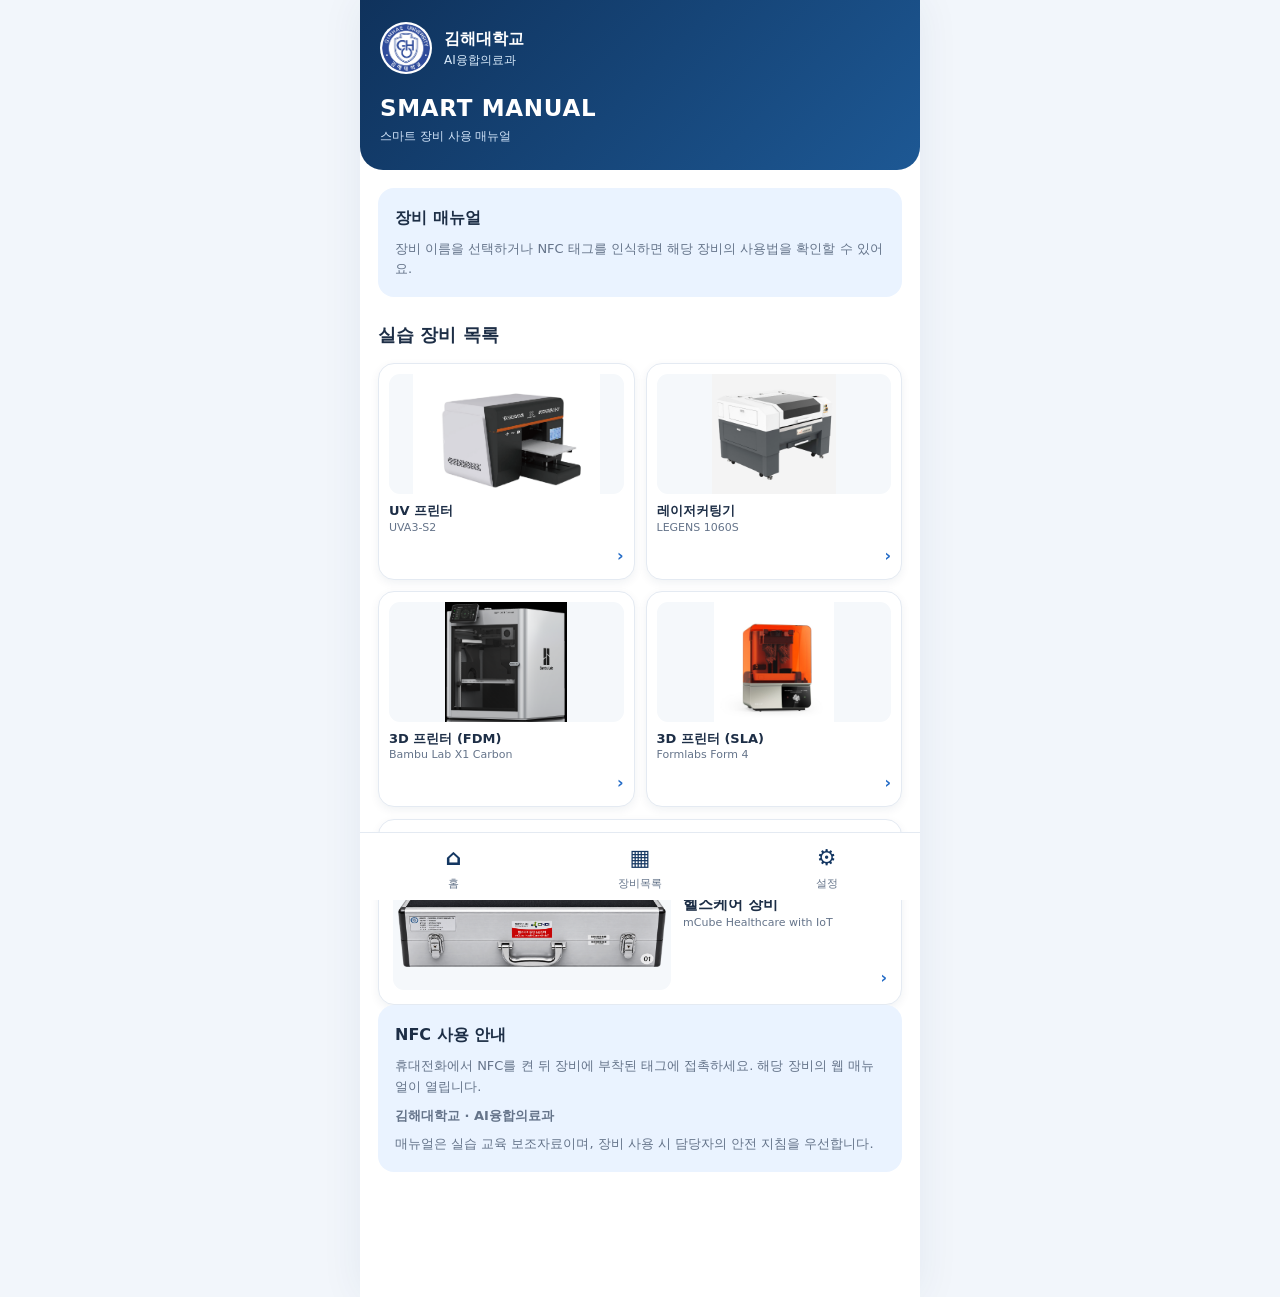
<file: index.html>
<!doctype html>
<html lang="ko">
<head>
<meta charset="utf-8">
<meta name="viewport" content="width=device-width, initial-scale=1, viewport-fit=cover">
<meta name="theme-color" content="#174479">
<title>김해대학교 AI융합의료과 | SMART MANUAL</title>
<link rel="stylesheet" href="./styles.css">
<script defer src="./data.js"></script>
<script defer src="./app.js"></script>
</head>
<body data-device="home">
<div id="app"><div class="loading">SMART MANUAL 화면을 불러오는 중입니다.</div></div>
<noscript>이 웹 매뉴얼은 JavaScript를 활성화해야 볼 수 있습니다.</noscript>
</body>
</html>
</file>
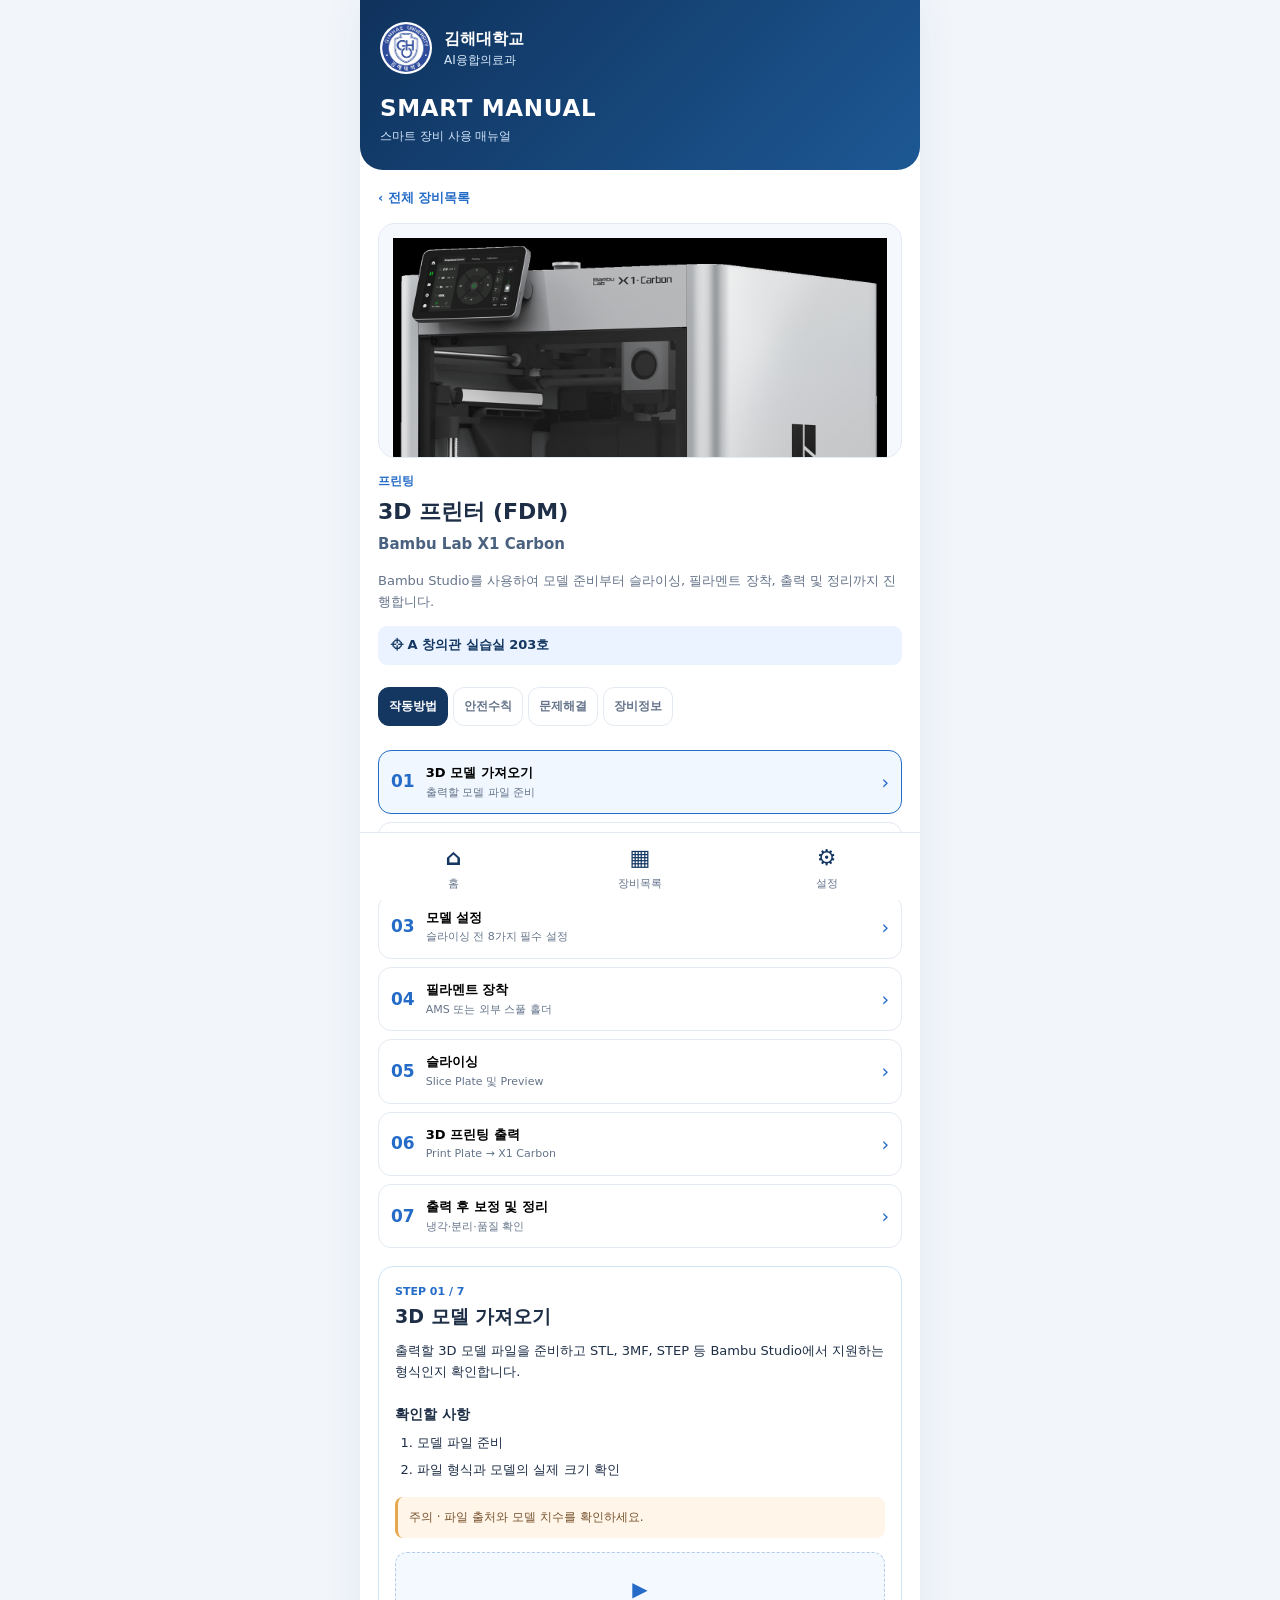
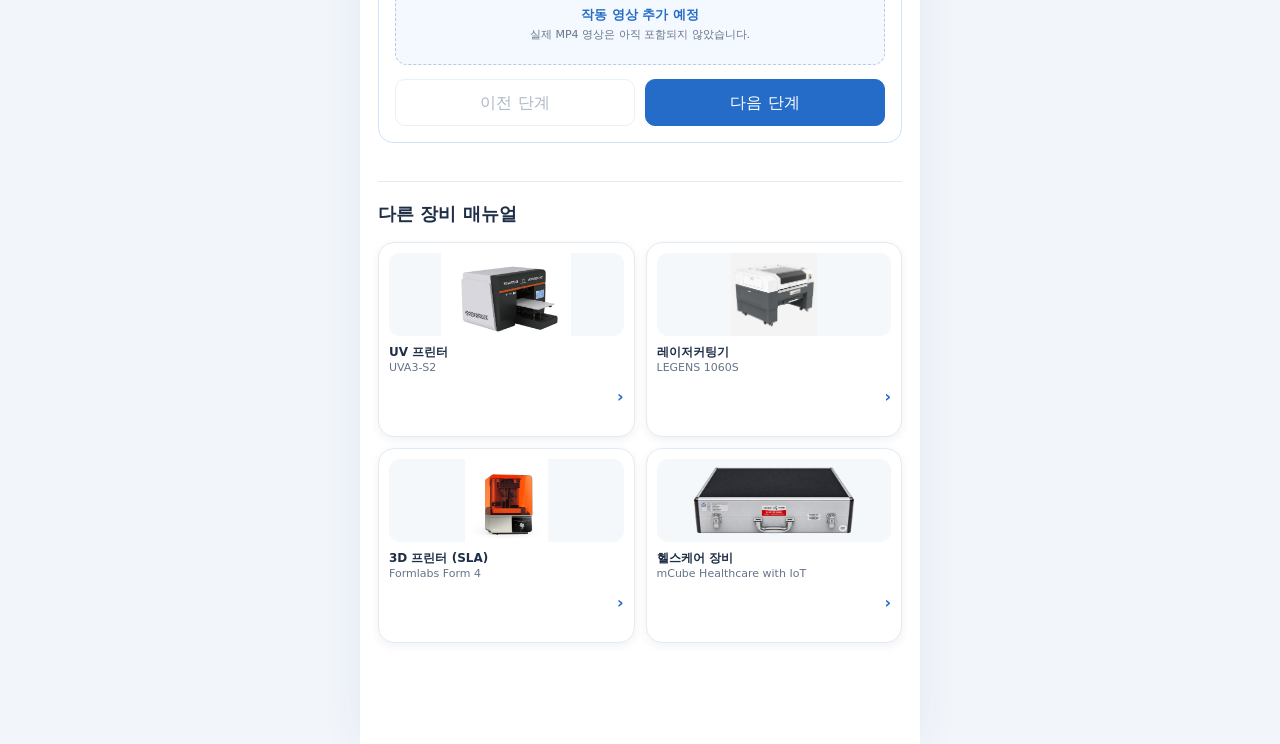
<file: fdm.html>
<!doctype html>
<html lang="ko">
<head>
  <meta charset="utf-8">
  <meta name="viewport" content="width=device-width, initial-scale=1, viewport-fit=cover">
  <meta name="theme-color" content="#174479">
  <meta name="description" content="김해대학교 AI융합의료과 - 3D 프린터 (FDM) 장비 사용법">
  <title>3D 프린터 (FDM) | SMART MANUAL</title>
  <link rel="stylesheet" href="./styles.css">
  <script defer src="./data.js"></script>
  <script defer src="./app.js"></script>
</head>
<body data-device="fdm-printer">
  <div id="app"><div class="loading">SMART MANUAL 화면을 불러오는 중입니다.</div></div>
  <noscript>이 웹 매뉴얼은 JavaScript를 활성화해야 볼 수 있습니다.</noscript>
</body>
</html>
</file>
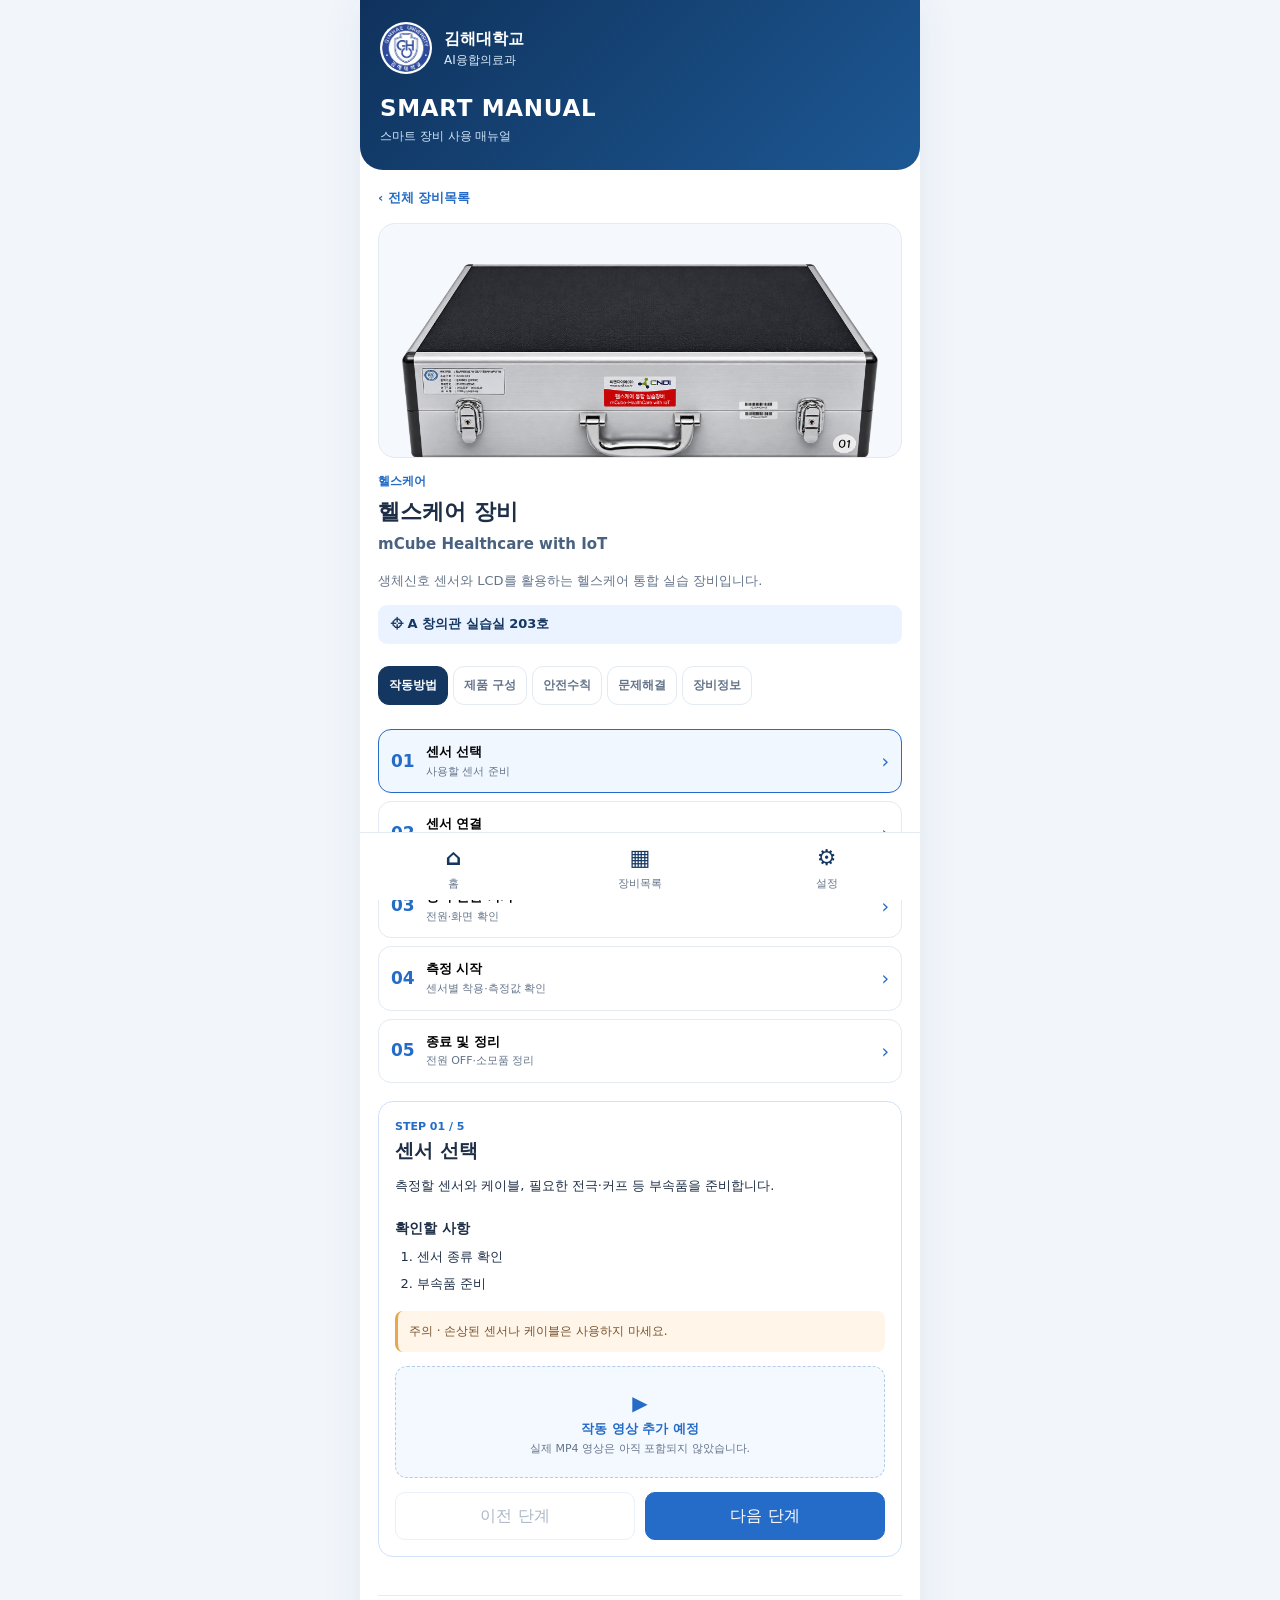
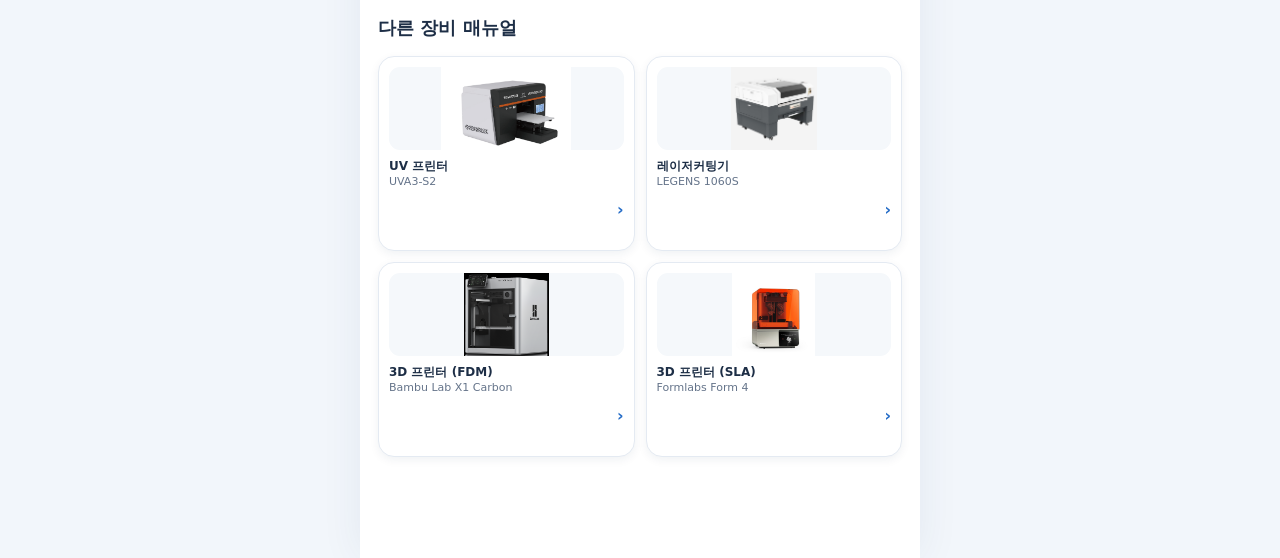
<file: healthcare.html>
<!doctype html>
<html lang="ko">
<head>
  <meta charset="utf-8">
  <meta name="viewport" content="width=device-width, initial-scale=1, viewport-fit=cover">
  <meta name="theme-color" content="#174479">
  <meta name="description" content="김해대학교 AI융합의료과 - 헬스케어 장비 장비 사용법">
  <title>헬스케어 장비 | SMART MANUAL</title>
  <link rel="stylesheet" href="./styles.css">
  <script defer src="./data.js"></script>
  <script defer src="./app.js"></script>
</head>
<body data-device="healthcare">
  <div id="app"><div class="loading">SMART MANUAL 화면을 불러오는 중입니다.</div></div>
  <noscript>이 웹 매뉴얼은 JavaScript를 활성화해야 볼 수 있습니다.</noscript>
</body>
</html>
</file>
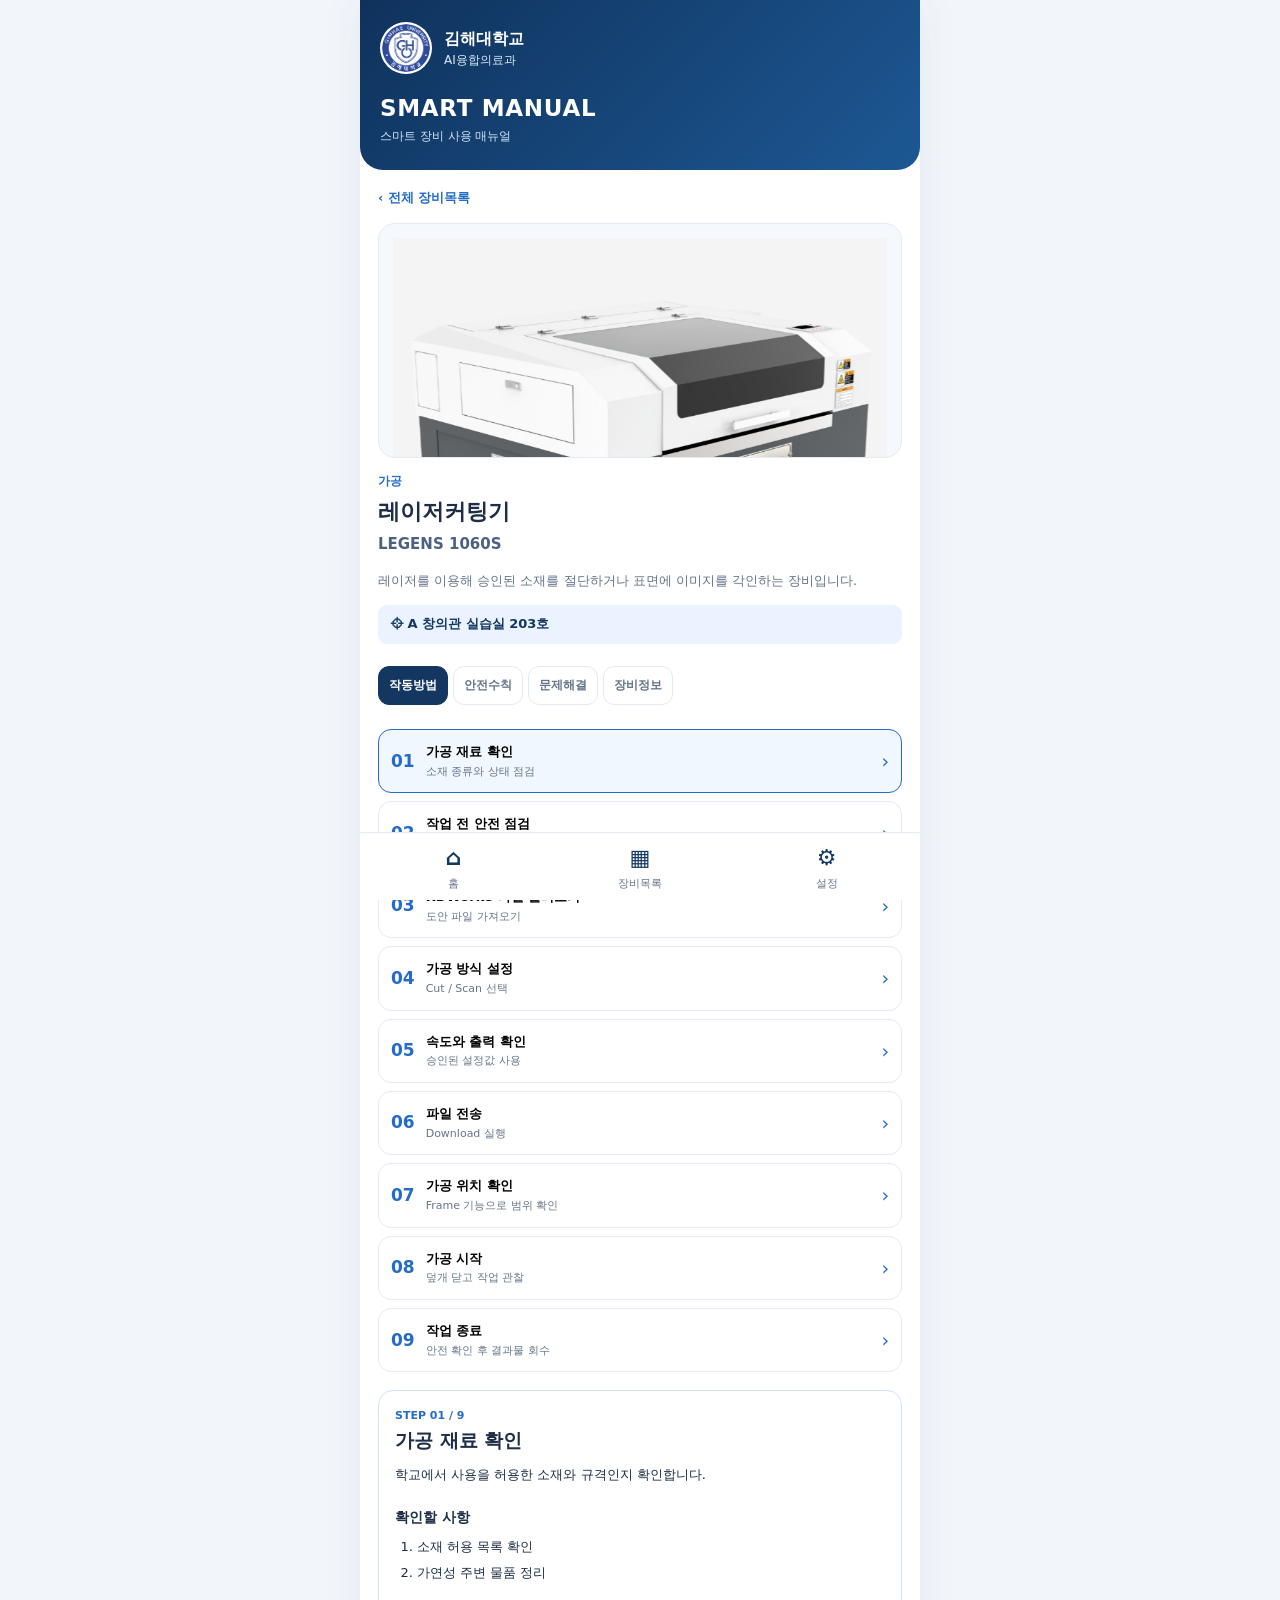
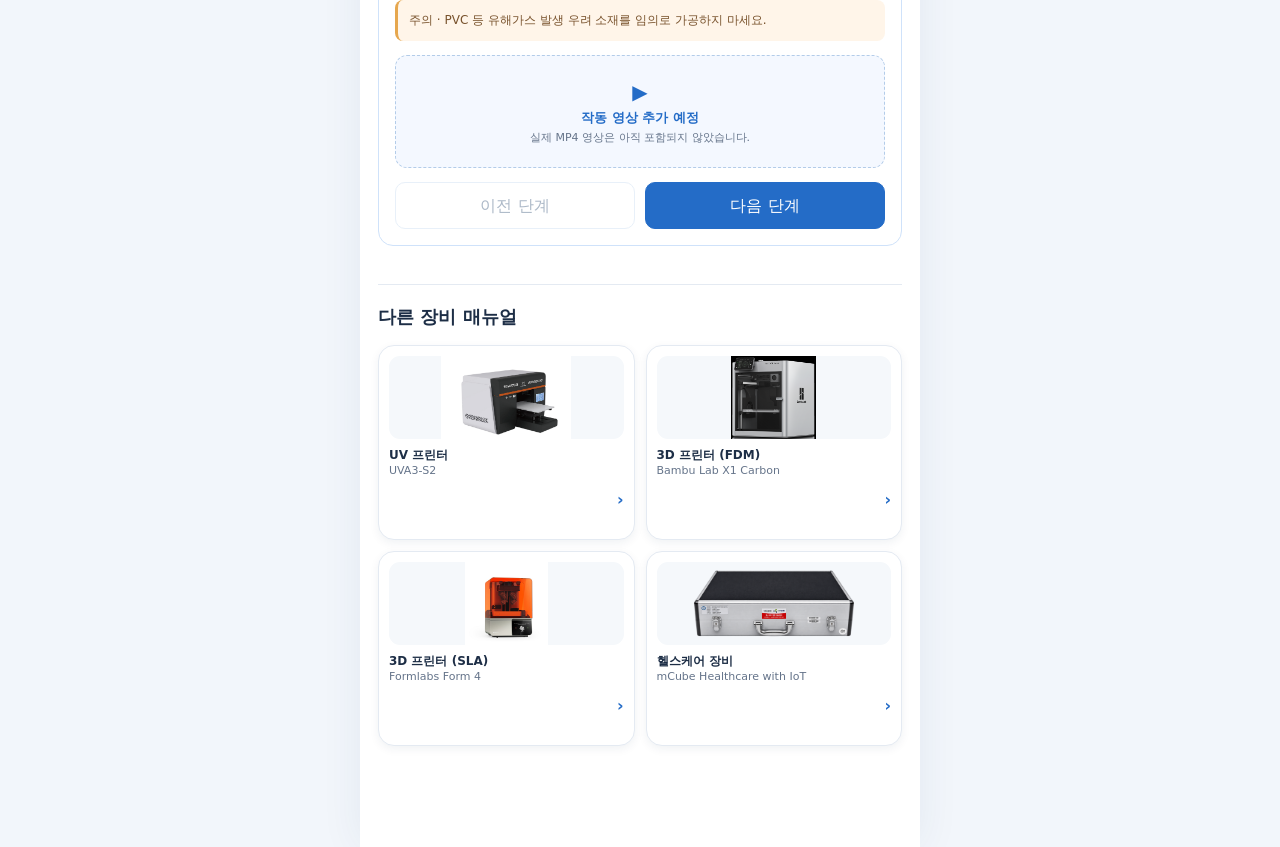
<file: laser.html>
<!doctype html>
<html lang="ko">
<head>
  <meta charset="utf-8">
  <meta name="viewport" content="width=device-width, initial-scale=1, viewport-fit=cover">
  <meta name="theme-color" content="#174479">
  <meta name="description" content="김해대학교 AI융합의료과 - 레이저커팅기 장비 사용법">
  <title>레이저커팅기 | SMART MANUAL</title>
  <link rel="stylesheet" href="./styles.css">
  <script defer src="./data.js"></script>
  <script defer src="./app.js"></script>
</head>
<body data-device="legens-1060s">
  <div id="app"><div class="loading">SMART MANUAL 화면을 불러오는 중입니다.</div></div>
  <noscript>이 웹 매뉴얼은 JavaScript를 활성화해야 볼 수 있습니다.</noscript>
</body>
</html>
</file>
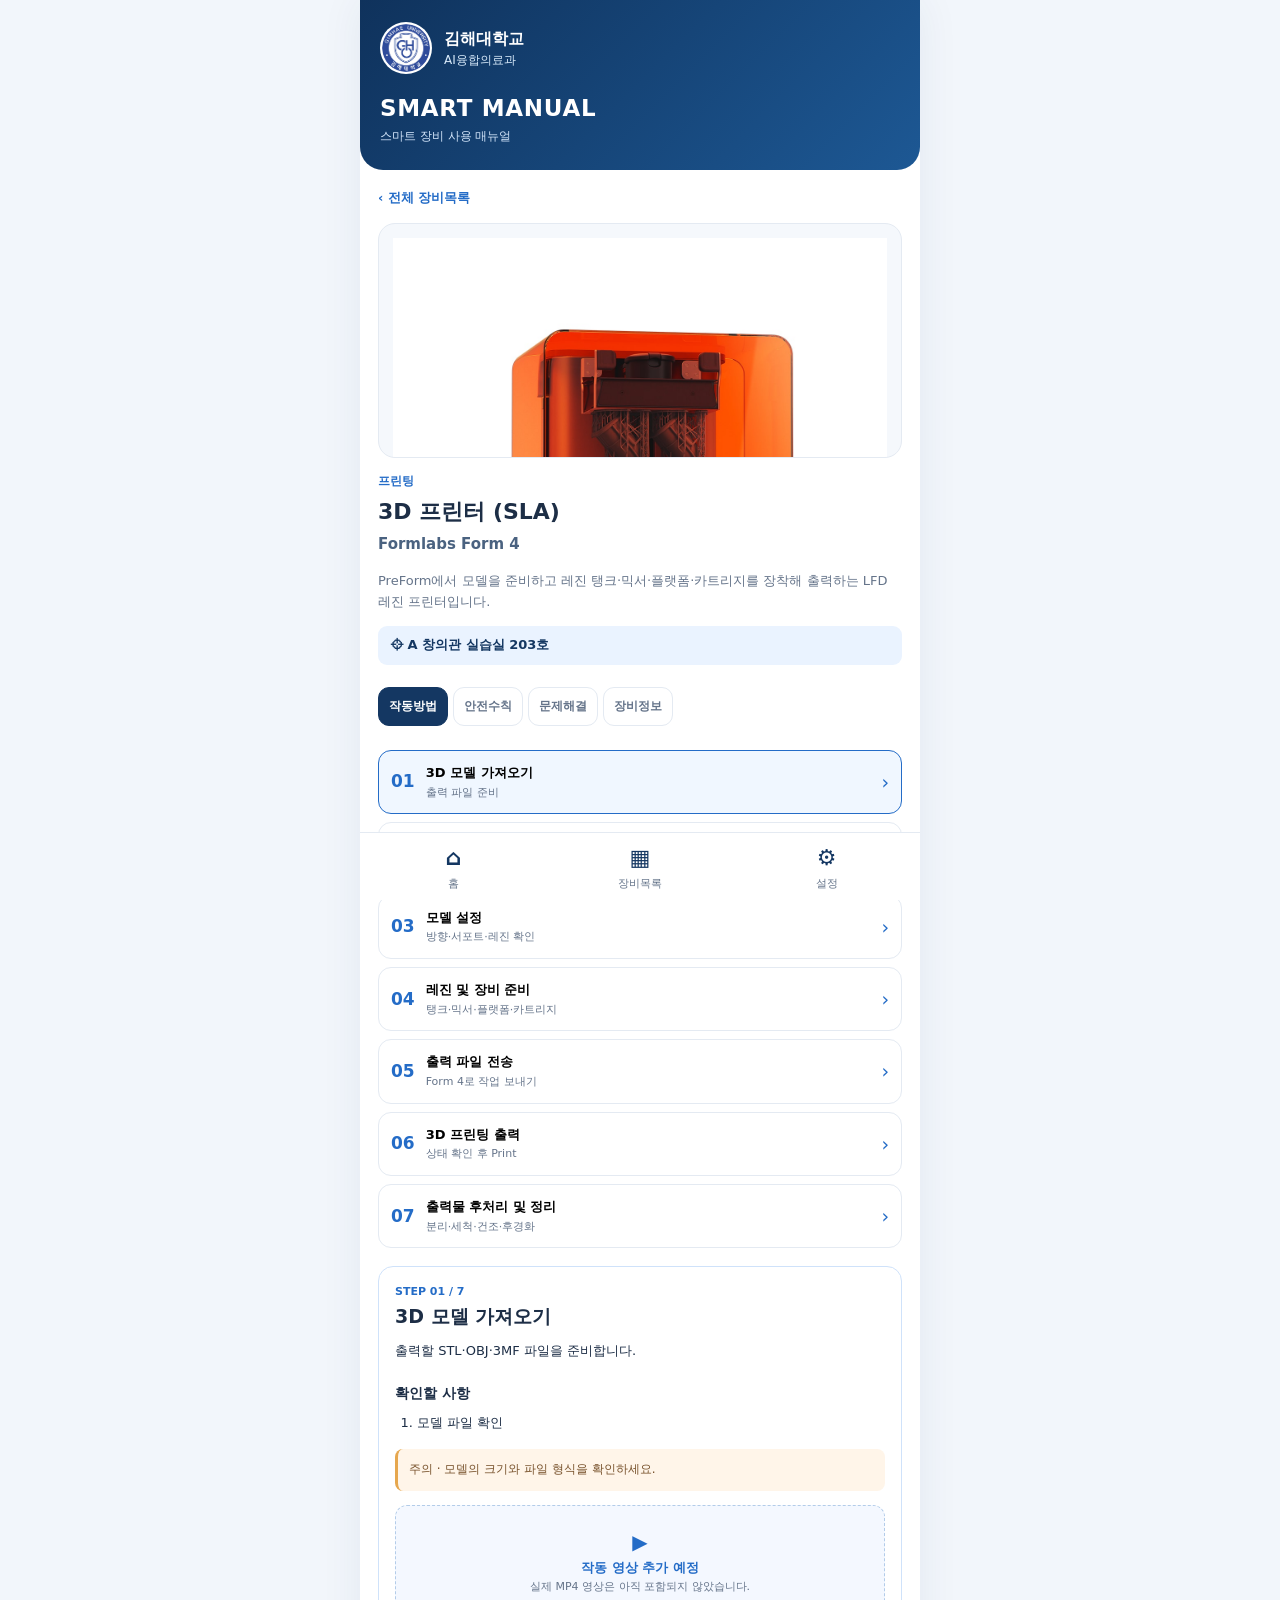
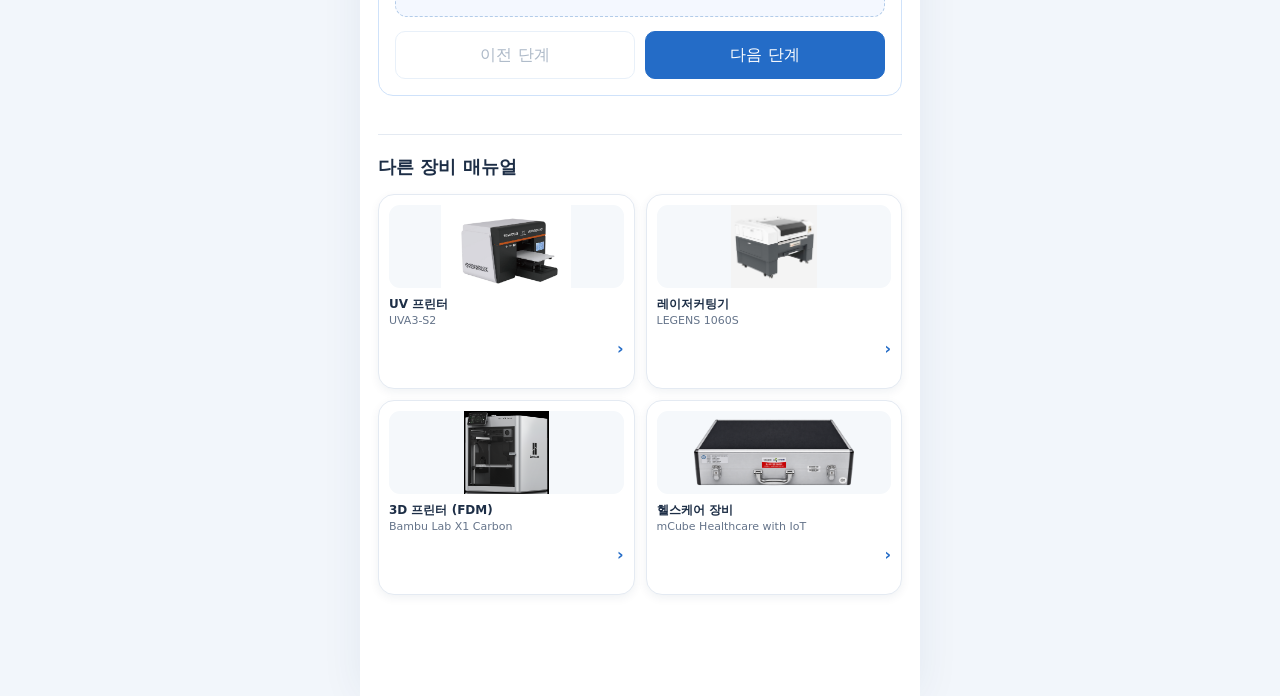
<file: sla.html>
<!doctype html>
<html lang="ko">
<head>
  <meta charset="utf-8">
  <meta name="viewport" content="width=device-width, initial-scale=1, viewport-fit=cover">
  <meta name="theme-color" content="#174479">
  <meta name="description" content="김해대학교 AI융합의료과 - 3D 프린터 (SLA) 장비 사용법">
  <title>3D 프린터 (SLA) | SMART MANUAL</title>
  <link rel="stylesheet" href="./styles.css">
  <script defer src="./data.js"></script>
  <script defer src="./app.js"></script>
</head>
<body data-device="sla-printer">
  <div id="app"><div class="loading">SMART MANUAL 화면을 불러오는 중입니다.</div></div>
  <noscript>이 웹 매뉴얼은 JavaScript를 활성화해야 볼 수 있습니다.</noscript>
</body>
</html>
</file>
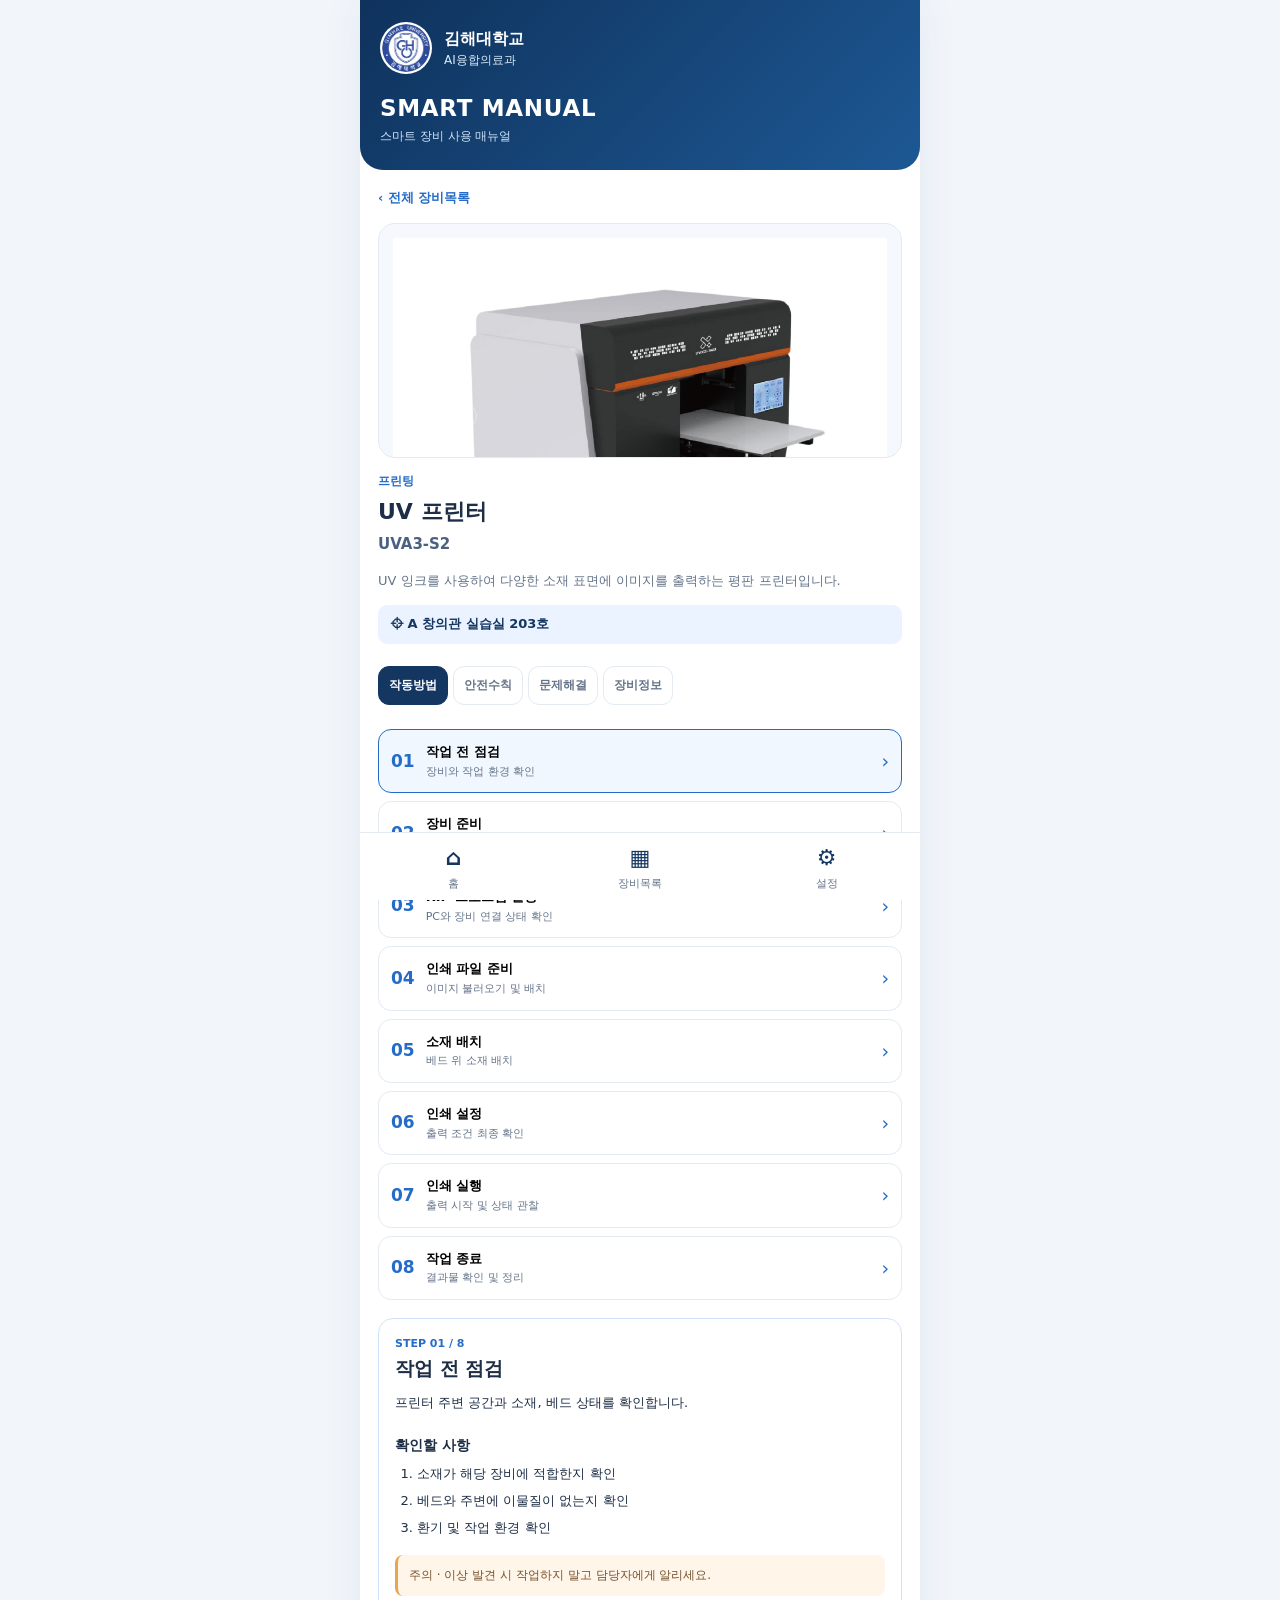
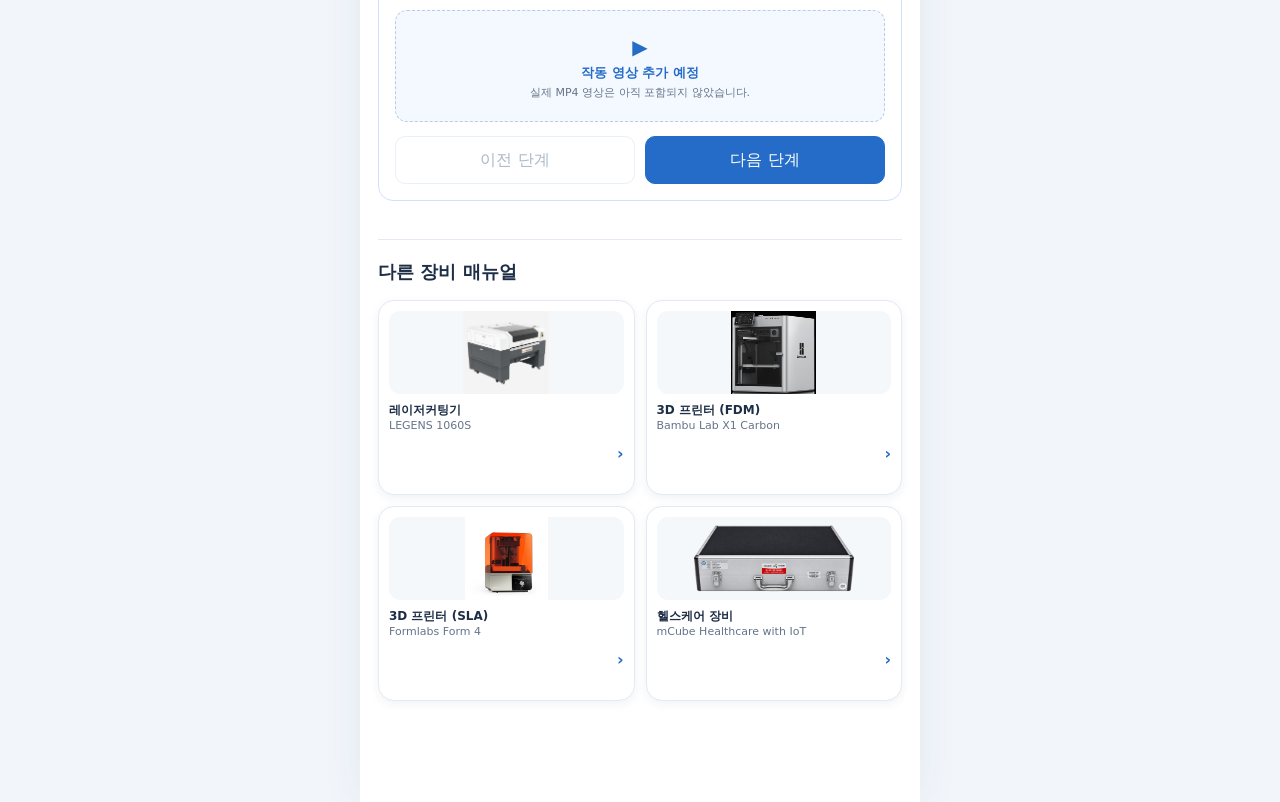
<file: uv.html>
<!doctype html>
<html lang="ko">
<head>
  <meta charset="utf-8">
  <meta name="viewport" content="width=device-width, initial-scale=1, viewport-fit=cover">
  <meta name="theme-color" content="#174479">
  <meta name="description" content="김해대학교 AI융합의료과 - UV 프린터 장비 사용법">
  <title>UV 프린터 | SMART MANUAL</title>
  <link rel="stylesheet" href="./styles.css">
  <script defer src="./data.js"></script>
  <script defer src="./app.js"></script>
</head>
<body data-device="uva3-s2">
  <div id="app"><div class="loading">SMART MANUAL 화면을 불러오는 중입니다.</div></div>
  <noscript>이 웹 매뉴얼은 JavaScript를 활성화해야 볼 수 있습니다.</noscript>
</body>
</html>
</file>
<file: styles.css>
:root{--navy:#143762;--blue:#246cc7;--blue2:#428bdc;--pale:#eaf3ff;--muted:#65748a;--ink:#1d2e46;--line:#e4eaf2;--bg:#f2f6fb;color-scheme:light}*{box-sizing:border-box}html{scroll-behavior:smooth}body{margin:0;background:var(--bg);font-family:system-ui,-apple-system,'Malgun Gothic','Apple SD Gothic Neo',sans-serif;color:var(--ink);line-height:1.6}button,a{font:inherit}button{cursor:pointer}a{color:inherit;text-decoration:none}button:focus-visible,a:focus-visible,summary:focus-visible{outline:3px solid #82b4f5;outline-offset:3px}.shell{min-height:100vh;max-width:560px;margin:auto;background:white;box-shadow:0 0 40px #17385d12;padding-bottom:83px}.hero{padding:22px 20px 24px;background:linear-gradient(135deg,#0f325c,#1d5894);border-radius:0 0 23px 23px;color:white}.brand{display:flex;align-items:center;gap:12px;width:max-content}.logo{width:52px;height:52px;object-fit:contain;border-radius:50%;background:#fff;padding:2px}.brand strong,.brand small{display:block}.brand strong{font-size:16px}.brand small{font-size:12px;color:#d8eafa}.hero-title{font-size:23px;font-weight:850;margin-top:16px;letter-spacing:.03em}.hero-sub{font-size:12px;color:#d3e5fa}main{padding:18px}h1,h2,h3,h4,p{margin-top:0}h2{font-size:18px;margin-bottom:13px}h3{font-size:19px;margin-bottom:10px}h4{font-size:14px;margin:20px 0 8px}.intro,.notice{background:var(--pale);border-radius:16px;padding:17px;margin-bottom:24px}.intro p,.notice p{font-size:13px;color:var(--muted);margin:8px 0 0}.device-grid{display:grid;grid-template-columns:repeat(2,minmax(0,1fr));gap:11px}.device-tile{border:1px solid var(--line);border-radius:16px;padding:10px;display:flex;flex-direction:column;gap:8px;min-width:0;background:white;box-shadow:0 3px 10px #102e5710}.device-tile img{width:100%;height:125px;object-fit:contain;border-radius:11px;background:#f5f8fb}.device-tile strong{display:block;font-size:13px;line-height:1.35}.device-tile small{display:block;color:var(--muted);font-size:11px;line-height:1.4;word-break:break-word}.device-tile>span{align-self:flex-end;color:var(--blue);font-weight:bold}.device-tile.wide{margin-top:12px;display:grid;grid-template-columns:1.5fr 1fr auto;align-items:center;gap:12px;padding:14px}.device-tile.wide img{height:auto;aspect-ratio:16/9}.device-tile.wide strong{font-size:15px}.back-link{display:block;color:var(--blue);font-size:13px;font-weight:700;margin-bottom:14px}.equipment-head{margin-bottom:22px}.big-photo{width:100%;height:235px;display:grid;place-items:center;border-radius:17px;background:#f5f8fc;border:1px solid var(--line);overflow:hidden;padding:14px}.big-photo img{width:100%;height:100%;object-fit:contain}.equipment-head .type{color:var(--blue);font-weight:700;font-size:12px;margin-top:14px}.equipment-head h1{font-size:22px;margin:3px 0}.equipment-head .model{font-size:15px;color:#4a6280;font-weight:700}.equipment-head p:not(.model){font-size:13px;color:var(--muted)}.location{background:var(--pale);color:var(--navy);border-radius:9px;padding:9px 12px;font-size:13px;font-weight:700}.tabs{display:flex;gap:5px;overflow-x:auto;padding-bottom:8px;margin-bottom:16px;scrollbar-width:thin}.tabs button{flex:0 0 auto;border:1px solid var(--line);background:white;border-radius:11px;padding:9px 10px;color:var(--muted);font-size:12px;font-weight:700}.tabs button.selected{background:var(--navy);color:white;border-color:var(--navy)}.tab-content{padding-bottom:10px}.step-list{display:grid;gap:8px;margin-bottom:18px}.step-button{border:1px solid var(--line);padding:12px;border-radius:13px;background:#fff;text-align:left;display:flex;align-items:center;gap:11px;width:100%}.step-button.active{border-color:var(--blue);background:#f0f7ff}.step-num{font-size:17px;font-weight:850;color:var(--blue)}.step-button strong,.step-button small{display:block}.step-button strong{font-size:13px}.step-button small{font-size:11px;color:var(--muted)}.step-button .arrow{margin-left:auto;color:var(--blue);font-size:19px}.step-detail{border:1px solid #cfe2fa;border-radius:15px;padding:16px;scroll-margin-top:15px}.eyebrow{font-size:11px;color:var(--blue);font-weight:800}.step-detail p{font-size:13px}.step-detail ol,.trouble ol,.substep ol{padding-left:22px;margin:8px 0 16px;font-size:13px}.step-detail li,.trouble li,.substep li{margin-bottom:6px}.warning{background:#fff5e9;color:#78522c;padding:11px;border-left:3px solid #e6a74e;border-radius:8px;font-size:12px;margin:14px 0}.video-placeholder{border:1px dashed #b3cce9;background:#f4f8ff;color:var(--blue);border-radius:12px;padding:20px;display:flex;flex-direction:column;align-items:center;font-size:20px}.video-placeholder span{font-size:13px;font-weight:800}.video-placeholder small{font-size:11px;color:var(--muted)}.step-actions{display:flex;gap:10px;margin-top:14px}.step-actions button{width:50%;border:1px solid #bed5ee;border-radius:10px;padding:10px;background:#fff;color:var(--navy)}.step-actions .primary{background:var(--blue);color:white;border-color:var(--blue)}button:disabled{opacity:.35;cursor:not-allowed}.substep,.trouble{border:1px solid var(--line);border-radius:11px;margin:8px 0;padding:10px 12px;background:white}.substep summary,.trouble summary{cursor:pointer;font-weight:700;font-size:13px}.path{font-size:12px;color:var(--blue);margin-top:10px}.cards{display:grid;gap:10px}.line-card{padding:14px;border:1px solid var(--line);border-radius:12px}.line-card strong{font-size:14px}.line-card p{font-size:12px;color:var(--muted);margin:6px 0 0}.trouble-content{border-top:1px solid var(--line);margin-top:12px;padding-top:12px;font-size:13px}.trouble-content p{color:var(--muted)}.spec-row{padding:12px 2px;border-bottom:1px solid var(--line);display:grid;grid-template-columns:110px 1fr;gap:12px;font-size:13px}.spec-row span{color:var(--muted)}.spec-row strong{font-weight:650}.spec-row a{color:var(--blue);text-decoration:underline}.other{margin-top:28px;padding-top:18px;border-top:1px solid var(--line)}.other .device-tile img{height:83px}.other .device-tile strong{font-size:12px}.bottom{position:fixed;bottom:0;left:50%;transform:translateX(-50%);width:min(100%,560px);background:#fff;border-top:1px solid var(--line);height:68px;display:grid;grid-template-columns:repeat(3,1fr);z-index:3}.bottom a{display:flex;flex-direction:column;align-items:center;justify-content:center;font-size:22px;color:var(--navy);font-weight:700}.bottom small{font-size:11px;font-weight:500;color:var(--muted)}.loading{padding:30px;text-align:center}@media(max-width:360px){main{padding:12px}.device-grid{gap:7px}.device-tile{padding:7px}.device-tile img{height:100px}.device-tile.wide{grid-template-columns:1.2fr 1fr auto;gap:8px}.device-tile.wide strong{font-size:13px}.spec-row{grid-template-columns:90px 1fr}}

/* SMART MANUAL 초보자용 GitHub Pages 재구성 */
html{scroll-padding-bottom:80px}
.device-tile{min-height:195px}
.device-tile img{height:120px;object-fit:contain}
.device-tile.wide{min-height:0}
.device-tile.wide img{object-fit:contain}
@media(max-width:370px){.device-tile{min-height:182px}.device-tile img{height:102px}}
.settings-card{margin:26px 0 0;padding:18px;border-radius:14px;background:#eff5fc}
.settings-card h2{margin-bottom:7px}
.settings-card p{font-size:13px;color:#526780;margin-bottom:9px}
.settings-card a{color:#246cc7;text-decoration:underline}
</file>
